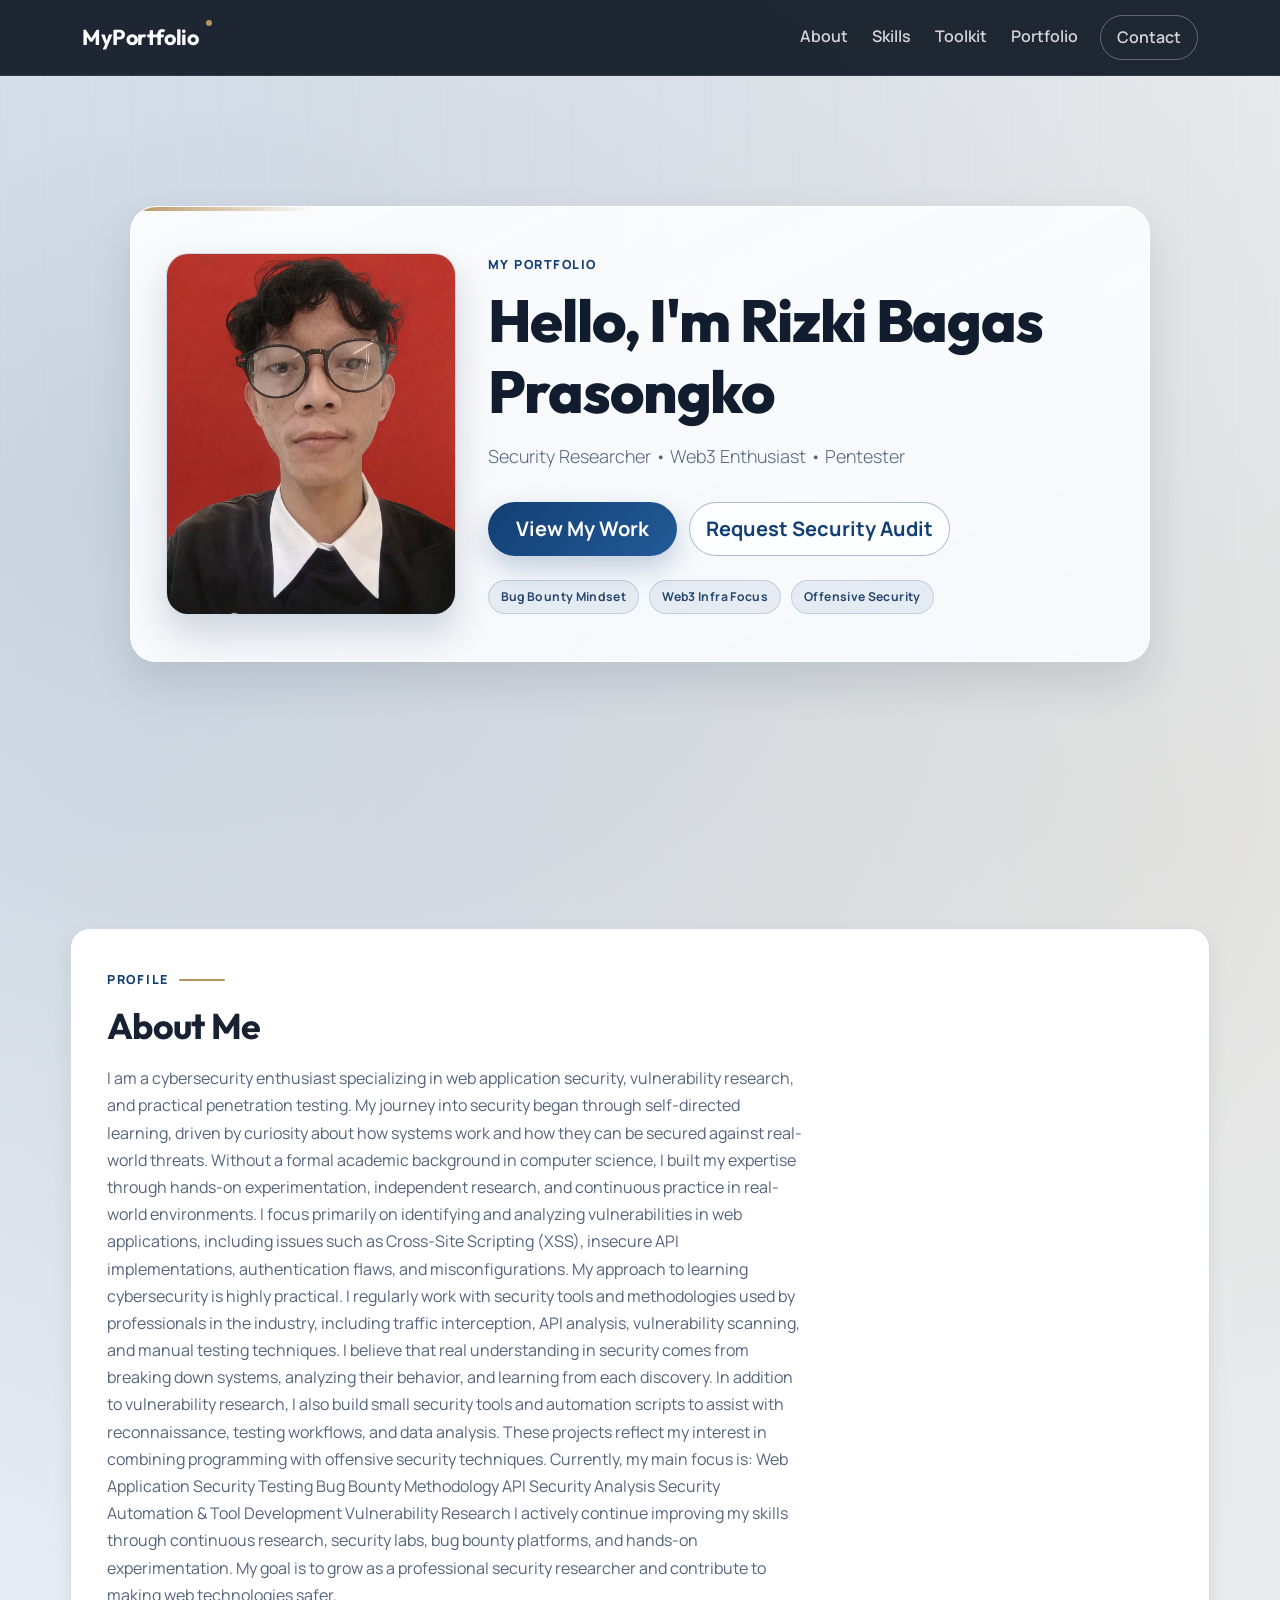
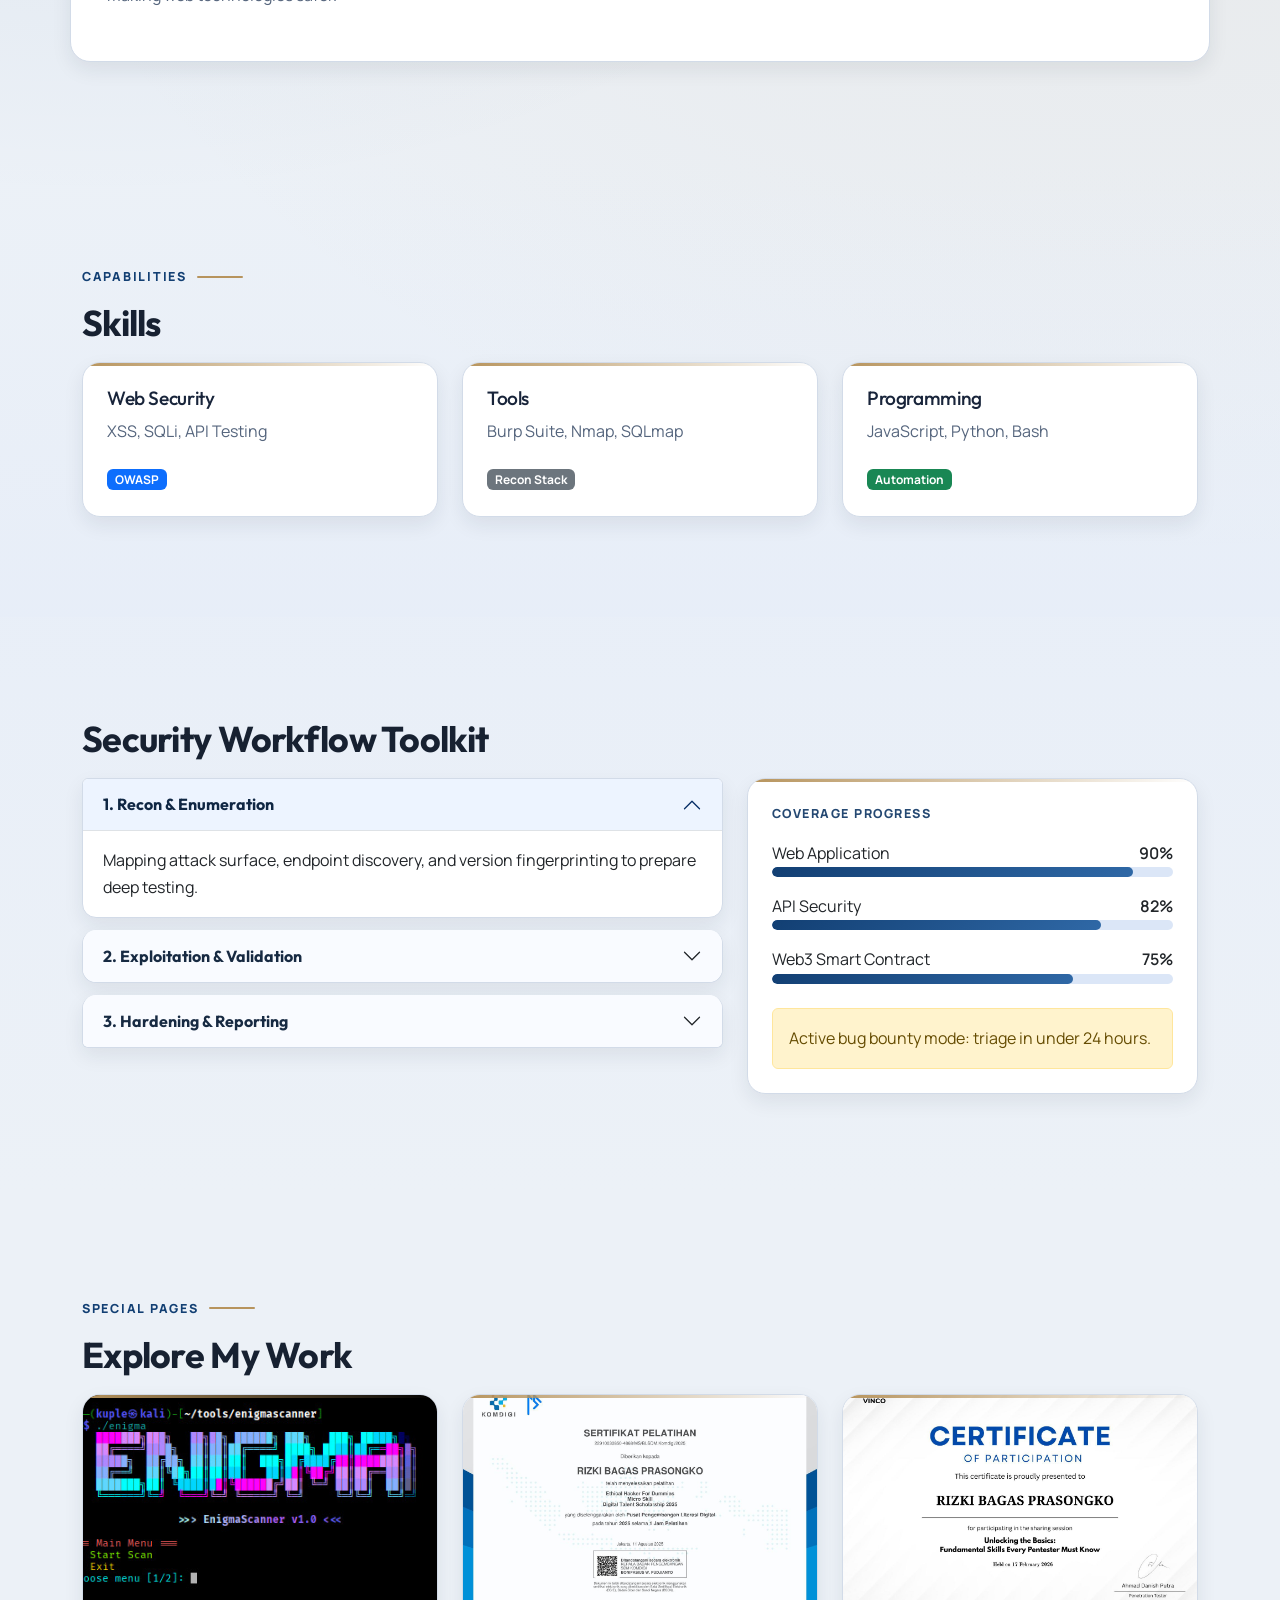
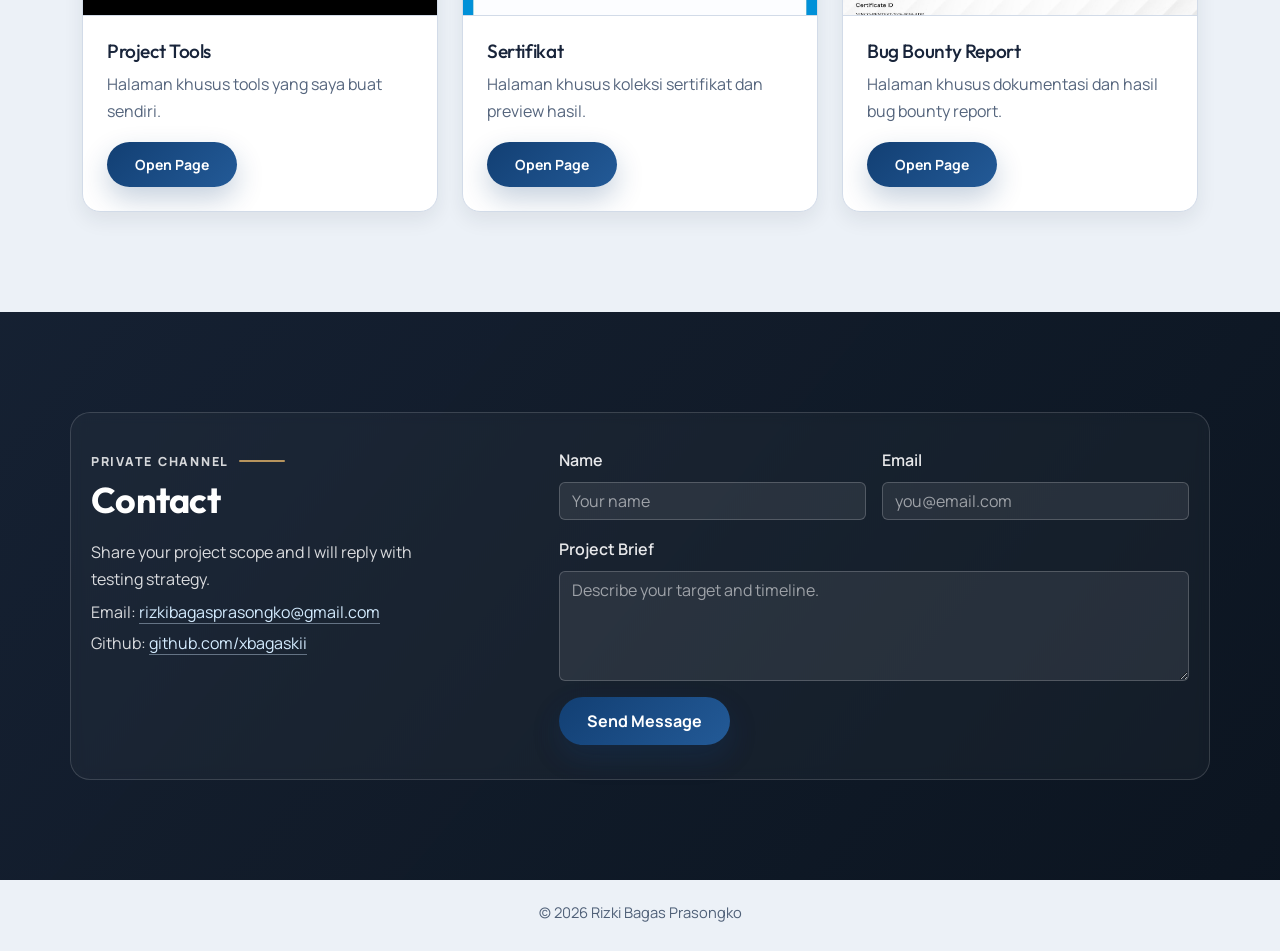
<file: index.html>
<!DOCTYPE html>
<html lang="en">
  <head>
    <meta charset="UTF-8" />
    <meta name="viewport" content="width=device-width, initial-scale=1.0" />
    <title>My Portfolio</title>

    <link rel="preconnect" href="https://fonts.googleapis.com" />
    <link rel="preconnect" href="https://fonts.gstatic.com" crossorigin />
    <link
      href="https://fonts.googleapis.com/css2?family=Manrope:wght@400;500;600;700;800&family=Outfit:wght@500;600;700;800&display=swap"
      rel="stylesheet"
    />
    <link
      href="https://cdn.jsdelivr.net/npm/bootstrap@5.3.2/dist/css/bootstrap.min.css"
      rel="stylesheet"
    />
    <link rel="stylesheet" href="css/style.css" />
  </head>
  <body>
    <!-- NAVBAR -->
    <nav class="navbar navbar-expand-lg navbar-dark fixed-top">
      <div class="container">
        <a class="navbar-brand" href="#">MyPortfolio</a>

        <button
          class="navbar-toggler"
          type="button"
          data-bs-toggle="collapse"
          data-bs-target="#navmenu"
          aria-controls="navmenu"
          aria-expanded="false"
          aria-label="Toggle navigation"
        >
          <span class="navbar-toggler-icon"></span>
        </button>

        <div class="collapse navbar-collapse" id="navmenu">
          <ul class="navbar-nav ms-auto">
            <li class="nav-item">
              <a class="nav-link" href="#about">About</a>
            </li>
            <li class="nav-item">
              <a class="nav-link" href="#skills">Skills</a>
            </li>
            <li class="nav-item">
              <a class="nav-link" href="#toolkit">Toolkit</a>
            </li>
            <li class="nav-item">
              <a class="nav-link" href="#portfolio">Portfolio</a>
            </li>
            <li class="nav-item">
              <a class="nav-link nav-cta" href="#contact">Contact</a>
            </li>
          </ul>
        </div>
      </div>
    </nav>

    <!-- HERO -->
    <section class="hero">
      <div class="container">
        <div class="row align-items-center g-4 hero-layout">
          <div class="col-lg-4">
            <div class="hero-media">
              <img
                src="assets/imagaes/foto.jpg"
                class="hero-main-photo"
                alt="Portrait of Rizki Bagas Prasongko"
              />
            </div>
          </div>
          <div class="col-lg-8 text-center text-lg-start">
            <p class="hero-kicker">My Portfolio</p>
            <h1 class="display-4">Hello, I'm Rizki Bagas Prasongko</h1>
            <p class="lead">Security Researcher • Web3 Enthusiast • Pentester</p>
            <div class="hero-actions">
              <a href="#portfolio" class="btn btn-primary btn-lg">View My Work</a>
              <button
                type="button"
                class="btn btn-outline-light btn-lg btn-ghost"
                data-bs-toggle="modal"
                data-bs-target="#auditModal"
              >
                Request Security Audit
              </button>
            </div>
            <div class="hero-signals">
              <span>Bug Bounty Mindset</span>
              <span>Web3 Infra Focus</span>
              <span>Offensive Security</span>
            </div>
          </div>
        </div>
      </div>
    </section>

    <!-- ABOUT -->
    <section id="about" class="section about-section">
      <div class="container">
        <p class="section-kicker">Profile</p>
        <h2 class="section-title">About Me</h2>
        <p class="section-text">
         I am a cybersecurity enthusiast specializing in web application security, vulnerability research, and practical penetration testing. My journey into security began through self-directed learning, driven by curiosity about how systems work and how they can be secured against real-world threats.

Without a formal academic background in computer science, I built my expertise through hands-on experimentation, independent research, and continuous practice in real-world environments. I focus primarily on identifying and analyzing vulnerabilities in web applications, including issues such as Cross-Site Scripting (XSS), insecure API implementations, authentication flaws, and misconfigurations.

My approach to learning cybersecurity is highly practical. I regularly work with security tools and methodologies used by professionals in the industry, including traffic interception, API analysis, vulnerability scanning, and manual testing techniques. I believe that real understanding in security comes from breaking down systems, analyzing their behavior, and learning from each discovery.

In addition to vulnerability research, I also build small security tools and automation scripts to assist with reconnaissance, testing workflows, and data analysis. These projects reflect my interest in combining programming with offensive security techniques.

Currently, my main focus is:

Web Application Security Testing

Bug Bounty Methodology

API Security Analysis

Security Automation & Tool Development

Vulnerability Research

I actively continue improving my skills through continuous research, security labs, bug bounty platforms, and hands-on experimentation. My goal is to grow as a professional security researcher and contribute to making web technologies safer.
        </p>
      </div>
    </section>

    <!-- SKILLS -->
    <section id="skills" class="section skills-section">
      <div class="container">
        <p class="section-kicker">Capabilities</p>
        <h2 class="section-title">Skills</h2>
        <div class="row g-4">
          <div class="col-md-4">
            <div class="card skill-card h-100">
              <div class="card-body">
                <h5>Web Security</h5>
                <p>XSS, SQLi, API Testing</p>
                <span
                  class="badge text-bg-primary"
                  data-bs-toggle="tooltip"
                  data-bs-title="OWASP Top 10 oriented testing workflow"
                  >OWASP</span
                >
              </div>
            </div>
          </div>

          <div class="col-md-4">
            <div class="card skill-card h-100">
              <div class="card-body">
                <h5>Tools</h5>
                <p>Burp Suite, Nmap, SQLmap</p>
                <span
                  class="badge text-bg-secondary"
                  data-bs-toggle="tooltip"
                  data-bs-title="Automated recon + manual verification"
                  >Recon Stack</span
                >
              </div>
            </div>
          </div>

          <div class="col-md-4">
            <div class="card skill-card h-100">
              <div class="card-body">
                <h5>Programming</h5>
                <p>JavaScript, Python, Bash</p>
                <span
                  class="badge text-bg-success"
                  data-bs-toggle="tooltip"
                  data-bs-title="Scripting for pentest and report automation"
                  >Automation</span
                >
              </div>
            </div>
          </div>
        </div>
      </div>
    </section>

    <!-- TOOLKIT -->
    <section id="toolkit" class="section toolkit-section">
      <div class="container">
        <h2 class="section-title">Security Workflow Toolkit</h2>
        <div class="row g-4 align-items-start">
          <div class="col-lg-7">
            <div class="accordion" id="securityAccordion">
              <div class="accordion-item">
                <h2 class="accordion-header">
                  <button
                    class="accordion-button"
                    type="button"
                    data-bs-toggle="collapse"
                    data-bs-target="#phaseOne"
                    aria-expanded="true"
                    aria-controls="phaseOne"
                  >
                    1. Recon & Enumeration
                  </button>
                </h2>
                <div
                  id="phaseOne"
                  class="accordion-collapse collapse show"
                  data-bs-parent="#securityAccordion"
                >
                  <div class="accordion-body">
                    Mapping attack surface, endpoint discovery, and version
                    fingerprinting to prepare deep testing.
                  </div>
                </div>
              </div>

              <div class="accordion-item">
                <h2 class="accordion-header">
                  <button
                    class="accordion-button collapsed"
                    type="button"
                    data-bs-toggle="collapse"
                    data-bs-target="#phaseTwo"
                    aria-expanded="false"
                    aria-controls="phaseTwo"
                  >
                    2. Exploitation & Validation
                  </button>
                </h2>
                <div
                  id="phaseTwo"
                  class="accordion-collapse collapse"
                  data-bs-parent="#securityAccordion"
                >
                  <div class="accordion-body">
                    Manual and assisted exploit testing to confirm impact,
                    avoid false positives, and identify business risk.
                  </div>
                </div>
              </div>

              <div class="accordion-item">
                <h2 class="accordion-header">
                  <button
                    class="accordion-button collapsed"
                    type="button"
                    data-bs-toggle="collapse"
                    data-bs-target="#phaseThree"
                    aria-expanded="false"
                    aria-controls="phaseThree"
                  >
                    3. Hardening & Reporting
                  </button>
                </h2>
                <div
                  id="phaseThree"
                  class="accordion-collapse collapse"
                  data-bs-parent="#securityAccordion"
                >
                  <div class="accordion-body">
                    Delivering clear remediation steps, prioritization by
                    severity, and secure architecture recommendations.
                  </div>
                </div>
              </div>
            </div>
          </div>

          <div class="col-lg-5">
            <div class="card skill-card h-100 toolkit-card">
              <div class="card-body">
                <p class="toolkit-label">Coverage Progress</p>
                <div class="mb-3">
                  <div class="d-flex justify-content-between">
                    <span>Web Application</span>
                    <span class="fw-semibold">90%</span>
                  </div>
                  <div class="progress" role="progressbar" aria-label="Web Application">
                    <div class="progress-bar" style="width: 90%"></div>
                  </div>
                </div>
                <div class="mb-3">
                  <div class="d-flex justify-content-between">
                    <span>API Security</span>
                    <span class="fw-semibold">82%</span>
                  </div>
                  <div class="progress" role="progressbar" aria-label="API Security">
                    <div class="progress-bar" style="width: 82%"></div>
                  </div>
                </div>
                <div>
                  <div class="d-flex justify-content-between">
                    <span>Web3 Smart Contract</span>
                    <span class="fw-semibold">75%</span>
                  </div>
                  <div class="progress" role="progressbar" aria-label="Web3 Smart Contract">
                    <div class="progress-bar" style="width: 75%"></div>
                  </div>
                </div>
                <div class="alert alert-warning mt-4 mb-0" role="alert">
                  Active bug bounty mode: triage in under 24 hours.
                </div>
              </div>
            </div>
          </div>
        </div>
      </div>
    </section>

    <!-- PORTFOLIO -->
    <section id="portfolio" class="section portfolio-section">
      <div class="container">
        <p class="section-kicker">Special Pages</p>
        <h2 class="section-title">Explore My Work</h2>
        <div class="row g-4">
          <div class="col-md-4">
            <div class="card portfolio-card h-100">
              <a class="portfolio-link" href="project-tools.html">
                <img
                  src="assets/images/project-tools.jpg"
                  class="card-img-top"
                  alt="Project tools page"
                />
              </a>
              <div class="card-body">
                <h5>Project Tools</h5>
                <p>Halaman khusus tools yang saya buat sendiri.</p>
                <a href="project-tools.html" class="btn btn-sm btn-primary"
                  >Open Page</a
                >
              </div>
            </div>
          </div>

          <div class="col-md-4">
            <div class="card portfolio-card h-100">
              <a class="portfolio-link" href="sertifikat.html">
                <img
                  src="assets/images/photo_2026-03-15_06-09-19.jpg"
                  class="card-img-top"
                  alt="Sertifikat page"
                />
              </a>
              <div class="card-body">
                <h5>Sertifikat</h5>
                <p>Halaman khusus koleksi sertifikat dan preview hasil.</p>
                <a href="sertifikat.html" class="btn btn-sm btn-primary"
                  >Open Page</a
                >
              </div>
            </div>
          </div>

          <div class="col-md-4">
            <div class="card portfolio-card h-100">
              <a class="portfolio-link" href="bug-bounty-report.html">
                <img
                  src="assets/images/photo_2026-03-15_06-09-01.jpg"
                  class="card-img-top"
                  alt="Bug bounty report page"
                />
              </a>
              <div class="card-body">
                <h5>Bug Bounty Report</h5>
                <p>Halaman khusus dokumentasi dan hasil bug bounty report.</p>
                <a href="bug-bounty-report.html" class="btn btn-sm btn-primary"
                  >Open Page</a
                >
              </div>
            </div>
          </div>
        </div>
      </div>
    </section>

    <!-- CONTACT -->
    <section id="contact" class="section contact-section text-white">
      <div class="container">
        <div class="row g-4 align-items-start">
          <div class="col-lg-5">
            <p class="section-kicker">Private Channel</p>
            <h2 class="section-title text-white">Contact</h2>
            <p class="contact-copy">
              Share your project scope and I will reply with testing strategy.
            </p>
            <p class="contact-meta mb-1">
              Email:
              <a
                class="contact-link"
                href="mailto:rizkibagasprasongko@gmail.com"
              >
                rizkibagasprasongko@gmail.com
              </a>
            </p>
            <p class="contact-meta">
              Github:
              <a
                class="contact-link"
                href="https://github.com/xbagaskii"
                target="_blank"
                rel="noopener noreferrer"
              >
                github.com/xbagaskii
              </a>
            </p>
          </div>
          <div class="col-lg-7">
            <form id="contactForm" class="needs-validation" novalidate>
              <div class="row g-3">
                <div class="col-md-6">
                  <label for="nameInput" class="form-label">Name</label>
                  <input
                    type="text"
                    class="form-control"
                    id="nameInput"
                    name="name"
                    placeholder="Your name"
                    required
                  />
                  <div class="invalid-feedback">Please enter your name.</div>
                </div>
                <div class="col-md-6">
                  <label for="emailInput" class="form-label">Email</label>
                  <input
                    type="email"
                    class="form-control"
                    id="emailInput"
                    name="email"
                    placeholder="you@email.com"
                    required
                  />
                  <div class="invalid-feedback">Please enter a valid email.</div>
                </div>
                <div class="col-12">
                  <label for="messageInput" class="form-label">Project Brief</label>
                  <textarea
                    class="form-control"
                    id="messageInput"
                    name="message"
                    rows="4"
                    placeholder="Describe your target and timeline."
                    required
                  ></textarea>
                  <div class="invalid-feedback">
                    Please provide short project details.
                  </div>
                </div>
                <div class="col-12 d-flex justify-content-between align-items-center flex-wrap gap-2">
                  <button id="contactSubmitButton" type="submit" class="btn btn-primary">
                    Send Message
                  </button>
                  <span id="contactFeedback" class="alert py-2 px-3 mb-0 d-none" role="status">
                    Message queued successfully.
                  </span>
                </div>
              </div>
            </form>
          </div>
        </div>
      </div>
    </section>

    <footer class="footer-note text-center">
      &copy; <span id="year"></span> Rizki Bagas Prasongko
    </footer>

    <div
      class="modal fade"
      id="auditModal"
      tabindex="-1"
      aria-labelledby="auditModalLabel"
      aria-hidden="true"
    >
      <div class="modal-dialog modal-dialog-centered">
        <div class="modal-content">
          <div class="modal-header">
            <h5 class="modal-title" id="auditModalLabel">Security Audit Scope</h5>
            <button
              type="button"
              class="btn-close"
              data-bs-dismiss="modal"
              aria-label="Close"
            ></button>
          </div>
          <div class="modal-body">
            <p class="mb-3">
              Pick an engagement model to start collaboration quickly:
            </p>
            <ul class="list-group">
              <li class="list-group-item">Web Application Pentest</li>
              <li class="list-group-item">API Security Assessment</li>
              <li class="list-group-item">Web3 Infrastructure Review</li>
            </ul>
          </div>
          <div class="modal-footer">
            <a
              href="mailto:rizkibagasprasongko@gmail.com?subject=Security%20Audit%20Inquiry"
              class="btn btn-primary"
              >Continue to Contact</a
            >
          </div>
        </div>
      </div>
    </div>

    <script src="https://cdn.jsdelivr.net/npm/bootstrap@5.3.2/dist/js/bootstrap.bundle.min.js"></script>
    <script src="js/script.js"></script>
  </body>
</html>
</file>
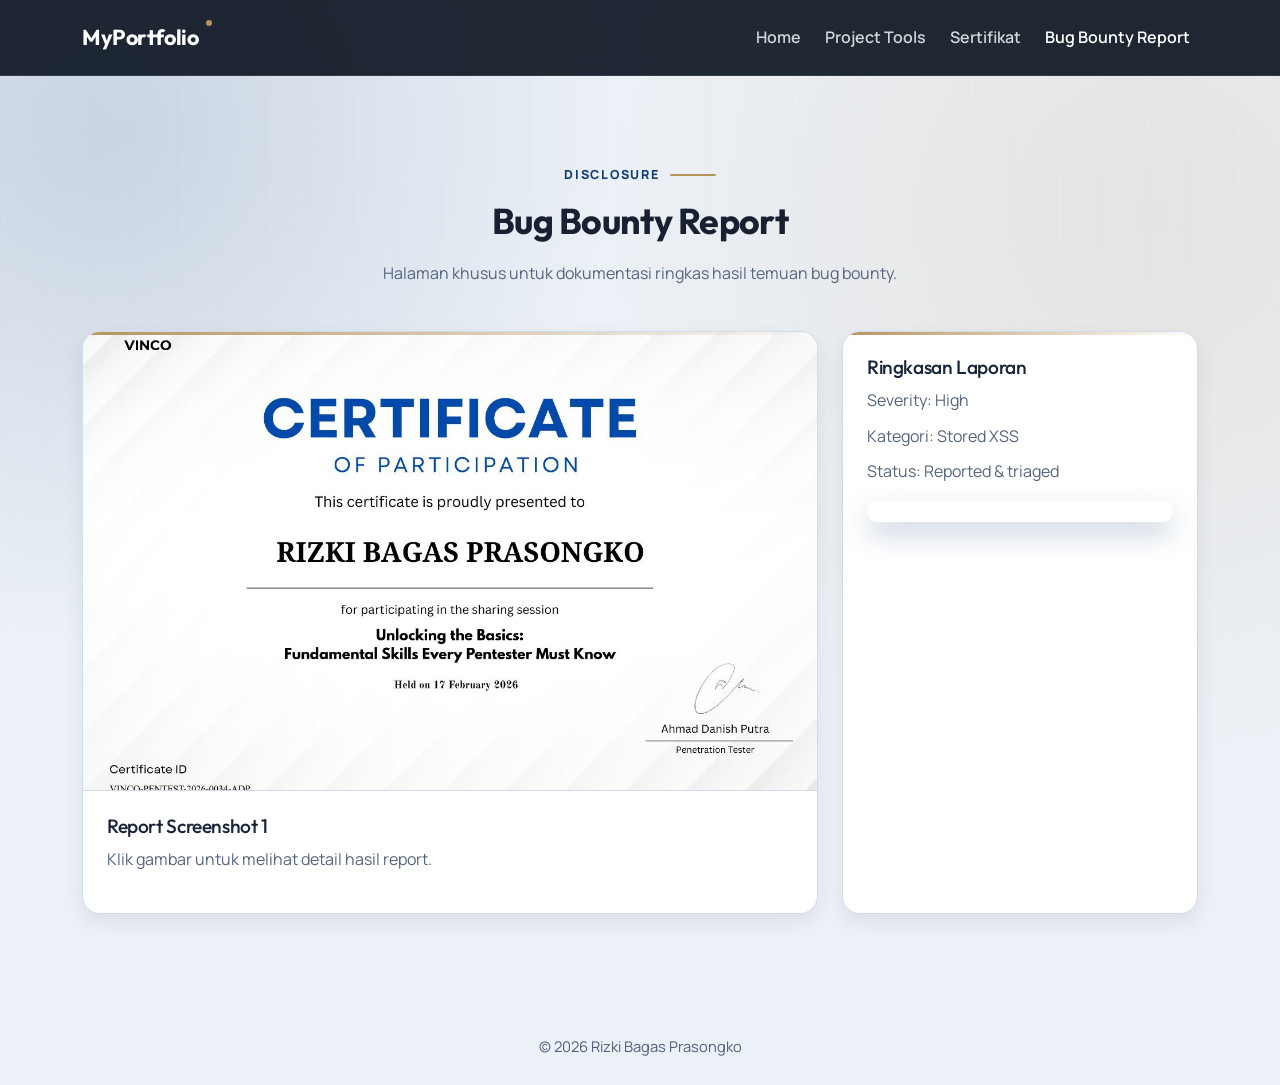
<file: bug-bounty-report.html>
<!DOCTYPE html>
<html lang="en">
  <head>
    <meta charset="UTF-8" />
    <meta name="viewport" content="width=device-width, initial-scale=1.0" />
    <title>Bug Bounty Report | Rizki Bagas Prasongko</title>

    <link rel="preconnect" href="https://fonts.googleapis.com" />
    <link rel="preconnect" href="https://fonts.gstatic.com" crossorigin />
    <link
      href="https://fonts.googleapis.com/css2?family=Manrope:wght@400;500;600;700;800&family=Outfit:wght@500;600;700;800&display=swap"
      rel="stylesheet"
    />
    <link
      href="https://cdn.jsdelivr.net/npm/bootstrap@5.3.2/dist/css/bootstrap.min.css"
      rel="stylesheet"
    />
    <link rel="stylesheet" href="css/style.css" />
  </head>
  <body>
    <nav class="navbar navbar-expand-lg navbar-dark fixed-top">
      <div class="container">
        <a class="navbar-brand" href="index.html">MyPortfolio</a>
        <button
          class="navbar-toggler"
          type="button"
          data-bs-toggle="collapse"
          data-bs-target="#navmenu"
          aria-controls="navmenu"
          aria-expanded="false"
          aria-label="Toggle navigation"
        >
          <span class="navbar-toggler-icon"></span>
        </button>
        <div class="collapse navbar-collapse" id="navmenu">
          <ul class="navbar-nav ms-auto">
            <li class="nav-item">
              <a class="nav-link" href="index.html">Home</a>
            </li>
            <li class="nav-item">
              <a class="nav-link" href="project-tools.html">Project Tools</a>
            </li>
            <li class="nav-item">
              <a class="nav-link" href="sertifikat.html">Sertifikat</a>
            </li>
            <li class="nav-item">
              <a class="nav-link active" href="bug-bounty-report.html"
                >Bug Bounty Report</a
              >
            </li>
          </ul>
        </div>
      </div>
    </nav>

    <section class="section subpage-hero">
      <div class="container text-center">
        <p class="section-kicker">Disclosure</p>
        <h1 class="section-title">Bug Bounty Report</h1>
        <p class="subpage-lead">
          Halaman khusus untuk dokumentasi ringkas hasil temuan bug bounty.
        </p>
      </div>
    </section>

    <section class="section subpage-content pt-0">
      <div class="container">
        <div class="row g-4">
          <div class="col-lg-8">
            <div class="card portfolio-card h-100">
              <button
                type="button"
                class="preview-link"
                data-bs-toggle="modal"
                data-bs-target="#previewModal"
                data-preview-src="assets/images/photo_2026-03-15_06-09-01.jpg"
                data-preview-title="Bug Bounty Report - Screenshot 1"
              >
                <img
                  src="assets/images/photo_2026-03-15_06-09-01.jpg"
                  class="card-img-top"
                  alt="Bug bounty report screenshot 1"
                />
              </button>
              <div class="card-body">
                <h5>Report Screenshot 1</h5>
                <p>Klik gambar untuk melihat detail hasil report.</p>
              </div>
            </div>
          </div>

          <div class="col-lg-4">
            <div class="card skill-card h-100">
              <div class="card-body">
                <h5>Ringkasan Laporan</h5>
                <p class="mb-2">Severity: High</p>
                <p class="mb-2">Kategori: Stored XSS</p>
                <p class="mb-3">Status: Reported & triaged</p>
                <button
                  type="button"
                  class="btn btn-primary btn-sm preview-link"
                  data-bs-toggle="modal"
                  data-bs-target="#previewModal"
                  data-preview-src="assets/images/photo_2026-03-15_06-09-19.jpg"
                  data-preview-title="Bug Bounty Report - Screenshot 2"
                >
                  View Screenshot 2
                </button>
              </div>
            </div>
          </div>
        </div>
      </div>
    </section>

    <footer class="footer-note text-center">
      &copy; <span id="year"></span> Rizki Bagas Prasongko
    </footer>

    <div
      class="modal fade"
      id="previewModal"
      tabindex="-1"
      aria-labelledby="previewModalTitle"
      aria-hidden="true"
    >
      <div class="modal-dialog modal-lg modal-dialog-centered">
        <div class="modal-content">
          <div class="modal-header">
            <h5 class="modal-title" id="previewModalTitle">Preview</h5>
            <button
              type="button"
              class="btn-close"
              data-bs-dismiss="modal"
              aria-label="Close"
            ></button>
          </div>
          <div class="modal-body">
            <img
              id="previewModalImage"
              src="assets/images/photo_2026-03-15_06-09-01.jpg"
              alt="Preview image"
              class="img-fluid preview-modal-image"
            />
          </div>
        </div>
      </div>
    </div>

    <script src="https://cdn.jsdelivr.net/npm/bootstrap@5.3.2/dist/js/bootstrap.bundle.min.js"></script>
    <script src="js/script.js"></script>
  </body>
</html>
</file>
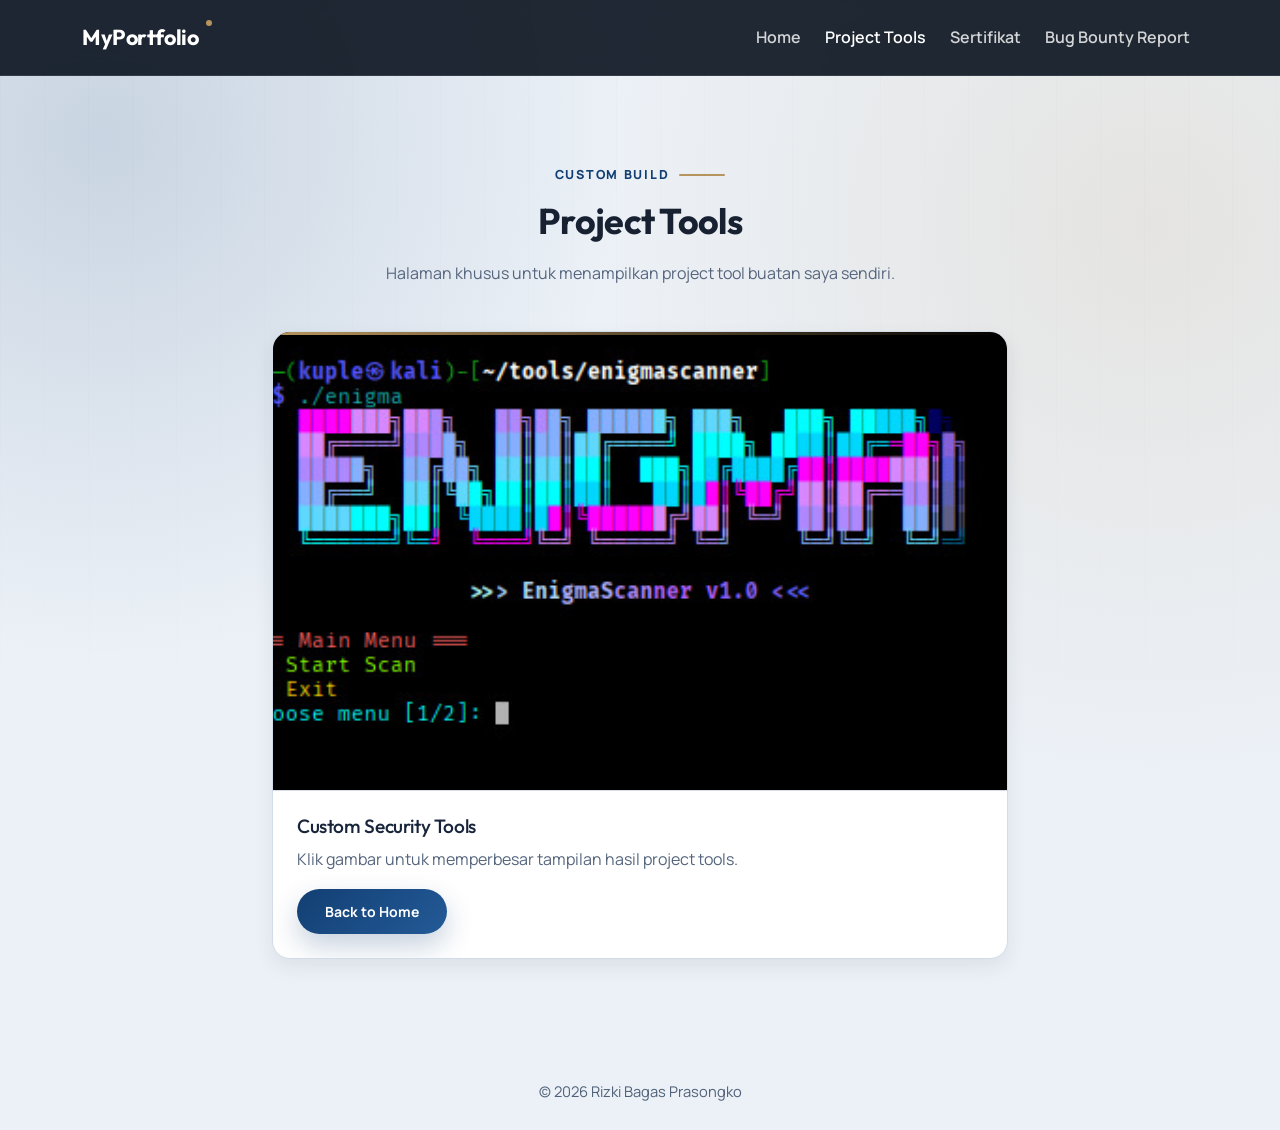
<file: project-tools.html>
<!DOCTYPE html>
<html lang="en">
  <head>
    <meta charset="UTF-8" />
    <meta name="viewport" content="width=device-width, initial-scale=1.0" />
    <title>Project Tools | Rizki Bagas Prasongko</title>

    <link rel="preconnect" href="https://fonts.googleapis.com" />
    <link rel="preconnect" href="https://fonts.gstatic.com" crossorigin />
    <link
      href="https://fonts.googleapis.com/css2?family=Manrope:wght@400;500;600;700;800&family=Outfit:wght@500;600;700;800&display=swap"
      rel="stylesheet"
    />
    <link
      href="https://cdn.jsdelivr.net/npm/bootstrap@5.3.2/dist/css/bootstrap.min.css"
      rel="stylesheet"
    />
    <link rel="stylesheet" href="css/style.css" />
  </head>
  <body>
    <nav class="navbar navbar-expand-lg navbar-dark fixed-top">
      <div class="container">
        <a class="navbar-brand" href="index.html">MyPortfolio</a>
        <button
          class="navbar-toggler"
          type="button"
          data-bs-toggle="collapse"
          data-bs-target="#navmenu"
          aria-controls="navmenu"
          aria-expanded="false"
          aria-label="Toggle navigation"
        >
          <span class="navbar-toggler-icon"></span>
        </button>
        <div class="collapse navbar-collapse" id="navmenu">
          <ul class="navbar-nav ms-auto">
            <li class="nav-item">
              <a class="nav-link" href="index.html">Home</a>
            </li>
            <li class="nav-item">
              <a class="nav-link active" href="project-tools.html"
                >Project Tools</a
              >
            </li>
            <li class="nav-item">
              <a class="nav-link" href="sertifikat.html">Sertifikat</a>
            </li>
            <li class="nav-item">
              <a class="nav-link" href="bug-bounty-report.html"
                >Bug Bounty Report</a
              >
            </li>
          </ul>
        </div>
      </div>
    </nav>

    <section class="section subpage-hero">
      <div class="container text-center">
        <p class="section-kicker">Custom Build</p>
        <h1 class="section-title">Project Tools</h1>
        <p class="subpage-lead">
          Halaman khusus untuk menampilkan project tool buatan saya sendiri.
        </p>
      </div>
    </section>

    <section class="section subpage-content pt-0">
      <div class="container">
        <div class="row justify-content-center">
          <div class="col-lg-8">
            <div class="card portfolio-card">
              <button
                type="button"
                class="preview-link"
                data-bs-toggle="modal"
                data-bs-target="#previewModal"
                data-preview-src="assets/images/project-tools.jpg"
                data-preview-title="Project Tools - Custom Workflow"
              >
                <img
                  src="assets/images/project-tools.jpg"
                  alt="Project tools preview"
                  class="card-img-top"
                />
              </button>
              <div class="card-body">
                <h5>Custom Security Tools</h5>
                <p>
                  Klik gambar untuk memperbesar tampilan hasil project tools.
                </p>
                <a href="index.html#portfolio" class="btn btn-primary btn-sm"
                  >Back to Home</a
                >
              </div>
            </div>
          </div>
        </div>
      </div>
    </section>

    <footer class="footer-note text-center">
      &copy; <span id="year"></span> Rizki Bagas Prasongko
    </footer>

    <div
      class="modal fade"
      id="previewModal"
      tabindex="-1"
      aria-labelledby="previewModalTitle"
      aria-hidden="true"
    >
      <div class="modal-dialog modal-lg modal-dialog-centered">
        <div class="modal-content">
          <div class="modal-header">
            <h5 class="modal-title" id="previewModalTitle">Preview</h5>
            <button
              type="button"
              class="btn-close"
              data-bs-dismiss="modal"
              aria-label="Close"
            ></button>
          </div>
          <div class="modal-body">
            <img
              id="previewModalImage"
              src="assets/images/project-tools.jpg"
              alt="Preview image"
              class="img-fluid preview-modal-image"
            />
          </div>
        </div>
      </div>
    </div>

    <script src="https://cdn.jsdelivr.net/npm/bootstrap@5.3.2/dist/js/bootstrap.bundle.min.js"></script>
    <script src="js/script.js"></script>
  </body>
</html>
</file>
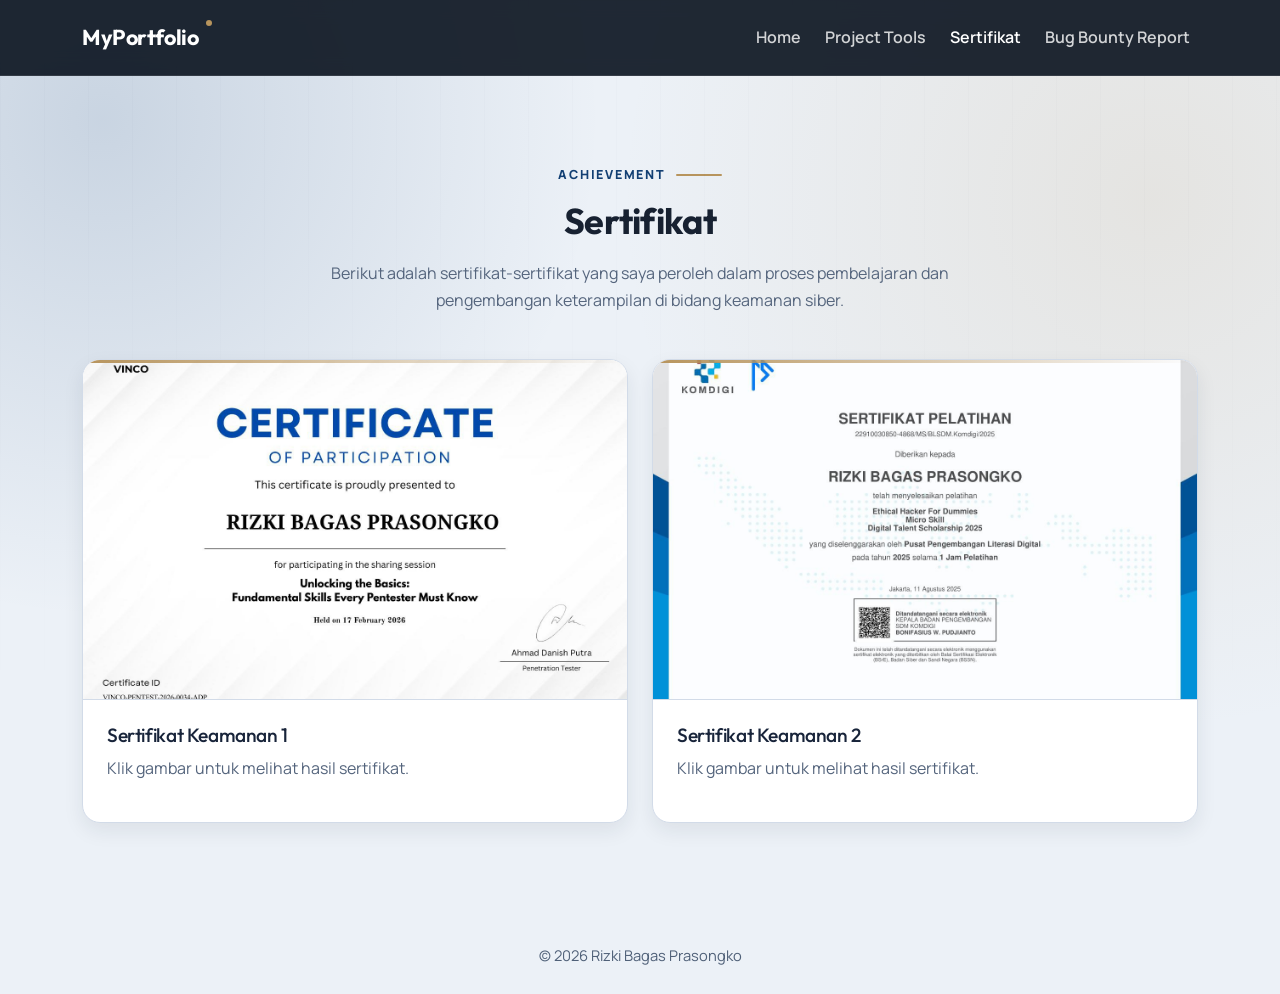
<file: sertifikat.html>
<!DOCTYPE html>
<html lang="en">
  <head>
    <meta charset="UTF-8" />
    <meta name="viewport" content="width=device-width, initial-scale=1.0" />
    <title>Sertifikat | Rizki Bagas Prasongko</title>

    <link rel="preconnect" href="https://fonts.googleapis.com" />
    <link rel="preconnect" href="https://fonts.gstatic.com" crossorigin />
    <link
      href="https://fonts.googleapis.com/css2?family=Manrope:wght@400;500;600;700;800&family=Outfit:wght@500;600;700;800&display=swap"
      rel="stylesheet"
    />
    <link
      href="https://cdn.jsdelivr.net/npm/bootstrap@5.3.2/dist/css/bootstrap.min.css"
      rel="stylesheet"
    />
    <link rel="stylesheet" href="css/style.css" />
  </head>
  <body>
    <nav class="navbar navbar-expand-lg navbar-dark fixed-top">
      <div class="container">
        <a class="navbar-brand" href="index.html">MyPortfolio</a>
        <button
          class="navbar-toggler"
          type="button"
          data-bs-toggle="collapse"
          data-bs-target="#navmenu"
          aria-controls="navmenu"
          aria-expanded="false"
          aria-label="Toggle navigation"
        >
          <span class="navbar-toggler-icon"></span>
        </button>
        <div class="collapse navbar-collapse" id="navmenu">
          <ul class="navbar-nav ms-auto">
            <li class="nav-item">
              <a class="nav-link" href="index.html">Home</a>
            </li>
            <li class="nav-item">
              <a class="nav-link" href="project-tools.html">Project Tools</a>
            </li>
            <li class="nav-item">
              <a class="nav-link active" href="sertifikat.html">Sertifikat</a>
            </li>
            <li class="nav-item">
              <a class="nav-link" href="bug-bounty-report.html"
                >Bug Bounty Report</a
              >
            </li>
          </ul>
        </div>
      </div>
    </nav>

    <section class="section subpage-hero">
      <div class="container text-center">
        <p class="section-kicker">Achievement</p>
        <h1 class="section-title">Sertifikat</h1>
        <p class="subpage-lead">
          Berikut adalah sertifikat-sertifikat yang saya peroleh dalam proses pembelajaran dan pengembangan keterampilan di bidang keamanan siber.
        </p>
      </div>
    </section>

    <section class="section subpage-content pt-0">
      <div class="container">
        <div class="row g-4">
          <div class="col-md-6">
            <div class="card portfolio-card h-100">
              <button
                type="button"
                class="preview-link"
                data-bs-toggle="modal"
                data-bs-target="#previewModal"
                data-preview-src="assets/images/photo_2026-03-15_06-09-01.jpg"
                data-preview-title="Sertifikat Keamanan 1"
              >
                <img
                  src="assets/images/photo_2026-03-15_06-09-01.jpg"
                  class="card-img-top"
                  alt="Sertifikat keamanan 1"
                />
              </button>
              <div class="card-body">
                <h5>Sertifikat Keamanan 1</h5>
                <p>Klik gambar untuk melihat hasil sertifikat.</p>
              </div>
            </div>
          </div>

          <div class="col-md-6">
            <div class="card portfolio-card h-100">
              <button
                type="button"
                class="preview-link"
                data-bs-toggle="modal"
                data-bs-target="#previewModal"
                data-preview-src="assets/images/photo_2026-03-15_06-09-19.jpg"
                data-preview-title="Sertifikat Keamanan 2"
              >
                <img
                  src="assets/images/photo_2026-03-15_06-09-19.jpg"
                  class="card-img-top"
                  alt="Sertifikat keamanan 2"
                />
              </button>
              <div class="card-body">
                <h5>Sertifikat Keamanan 2</h5>
                <p>Klik gambar untuk melihat hasil sertifikat.</p>
              </div>
            </div>
          </div>
        </div>
      </div>
    </section>

    <footer class="footer-note text-center">
      &copy; <span id="year"></span> Rizki Bagas Prasongko
    </footer>

    <div
      class="modal fade"
      id="previewModal"
      tabindex="-1"
      aria-labelledby="previewModalTitle"
      aria-hidden="true"
    >
      <div class="modal-dialog modal-lg modal-dialog-centered">
        <div class="modal-content">
          <div class="modal-header">
            <h5 class="modal-title" id="previewModalTitle">Preview</h5>
            <button
              type="button"
              class="btn-close"
              data-bs-dismiss="modal"
              aria-label="Close"
            ></button>
          </div>
          <div class="modal-body">
            <img
              id="previewModalImage"
              src="assets/images/photo_2026-03-15_06-09-01.jpg"
              alt="Preview image"
              class="img-fluid preview-modal-image"
            />
          </div>
        </div>
      </div>
    </div>

    <script src="https://cdn.jsdelivr.net/npm/bootstrap@5.3.2/dist/js/bootstrap.bundle.min.js"></script>
    <script src="js/script.js"></script>
  </body>
</html>
</file>
<file: css/style.css>
:root {
  --bg: #ecf1f7;
  --surface: #ffffff;
  --surface-2: #f8fbff;
  --text: #172131;
  --muted: #55657d;
  --line: #d2dbe8;
  --primary: #123f73;
  --primary-dark: #0d2f57;
  --accent: #b7945d;
  --nav-bg: rgba(9, 18, 30, 0.9);
  --shadow-sm: 0 8px 20px rgba(20, 35, 57, 0.08);
  --shadow-lg: 0 20px 44px rgba(20, 35, 57, 0.12);
}

*,
*::before,
*::after {
  box-sizing: border-box;
}

html {
  scroll-behavior: smooth;
}

body {
  margin: 0;
  font-family: "Manrope", sans-serif;
  color: var(--text);
  line-height: 1.7;
  background:
    radial-gradient(circle at 8% 12%, rgba(18, 63, 115, 0.16), transparent 34%),
    radial-gradient(circle at 90% 20%, rgba(183, 148, 93, 0.14), transparent 38%),
    var(--bg);
}

h1,
h2,
h5,
.navbar-brand {
  font-family: "Outfit", sans-serif;
  letter-spacing: -0.02em;
}

p {
  color: var(--muted);
}

body::before {
  content: "";
  position: fixed;
  inset: 0;
  pointer-events: none;
  background-image: linear-gradient(
    to right,
    rgba(23, 33, 49, 0.03) 1px,
    transparent 1px
  );
  background-size: 44px 100%;
  mask-image: linear-gradient(to bottom, rgba(0, 0, 0, 0.45), transparent 86%);
}

.section {
  padding: 100px 0;
}

.subpage-hero {
  padding-top: 160px;
  padding-bottom: 44px;
}

.subpage-lead {
  max-width: 720px;
  margin: 0 auto;
}

.section-title {
  margin-bottom: 18px;
  font-size: clamp(1.8rem, 2.8vw, 2.4rem);
  font-weight: 700;
}

.section-text {
  max-width: 700px;
}

.section-kicker {
  display: inline-flex;
  align-items: center;
  margin-bottom: 14px;
  font-size: 0.78rem;
  font-weight: 800;
  text-transform: uppercase;
  letter-spacing: 0.14em;
  color: var(--primary);
}

.section-kicker::after {
  content: "";
  width: 46px;
  height: 2px;
  border-radius: 999px;
  background: var(--accent);
  margin-left: 10px;
}

.navbar {
  background: var(--nav-bg);
  backdrop-filter: blur(10px);
  border-bottom: 1px solid rgba(255, 255, 255, 0.1);
  padding: 14px 0;
}

.navbar-brand {
  font-weight: 700;
  font-size: 1.35rem;
  position: relative;
}

.navbar-brand::after {
  content: "";
  position: absolute;
  right: -14px;
  top: 6px;
  width: 6px;
  height: 6px;
  border-radius: 50%;
  background: var(--accent);
}

.navbar-nav .nav-link {
  color: rgba(255, 255, 255, 0.8);
  font-weight: 600;
  margin-left: 8px;
}

.navbar-nav .nav-link:hover,
.navbar-nav .nav-link:focus {
  color: #ffffff;
}

.navbar-nav .nav-link.nav-cta {
  border: 1px solid rgba(255, 255, 255, 0.3);
  border-radius: 999px;
  padding: 8px 16px;
  margin-left: 14px;
}

.hero {
  min-height: 92vh;
  display: flex;
  align-items: center;
  padding: 130px 0 90px;
}

.hero .container {
  max-width: 1020px;
  padding: 46px 28px;
  border: 1px solid rgba(255, 255, 255, 0.6);
  border-radius: 26px;
  background:
    linear-gradient(155deg, rgba(255, 255, 255, 0.88), rgba(248, 251, 255, 0.92));
  box-shadow: var(--shadow-lg);
  position: relative;
  overflow: hidden;
}

.hero .container::before {
  content: "";
  position: absolute;
  inset: 0 auto auto 0;
  width: 180px;
  height: 4px;
  background: linear-gradient(90deg, var(--accent), transparent);
}

.hero-kicker {
  margin-bottom: 10px;
  color: var(--primary);
  text-transform: uppercase;
  letter-spacing: 0.12em;
  font-size: 0.78rem;
  font-weight: 800;
}

.hero-media {
  display: flex;
  justify-content: center;
}

.hero-main-photo {
  width: min(100%, 290px);
  aspect-ratio: 4 / 5;
  object-fit: cover;
  object-position: center top;
  border-radius: 22px;
  border: 1px solid rgba(18, 63, 115, 0.18);
  box-shadow: 0 18px 36px rgba(17, 40, 72, 0.18);
}

.hero .display-4 {
  font-size: clamp(2.2rem, 5vw, 3.7rem);
  font-weight: 800;
  margin-bottom: 14px;
  color: #111c2e;
}

.hero .lead {
  font-size: 1.12rem;
  margin-bottom: 30px;
}

.btn-primary {
  border: none;
  border-radius: 999px;
  padding: 12px 28px;
  font-weight: 700;
  background: linear-gradient(135deg, var(--primary), #235a97);
  box-shadow: 0 12px 28px rgba(18, 63, 115, 0.24);
}

.btn-primary:hover,
.btn-primary:focus {
  background: linear-gradient(135deg, var(--primary-dark), #163f73);
}

.hero-actions {
  display: flex;
  justify-content: flex-start;
  gap: 12px;
  flex-wrap: wrap;
}

.btn-ghost {
  border-radius: 999px;
  border-color: rgba(18, 63, 115, 0.35);
  color: var(--primary);
  background: rgba(255, 255, 255, 0.75);
  font-weight: 700;
}

.btn-ghost:hover,
.btn-ghost:focus {
  color: #ffffff;
  border-color: transparent;
  background: linear-gradient(135deg, var(--primary-dark), #163f73);
}

.hero-signals {
  margin-top: 24px;
  display: flex;
  justify-content: flex-start;
  gap: 10px;
  flex-wrap: wrap;
}

.hero-signals span {
  background: rgba(18, 63, 115, 0.08);
  color: #26476f;
  border: 1px solid rgba(18, 63, 115, 0.16);
  border-radius: 999px;
  padding: 6px 12px;
  font-size: 0.76rem;
  font-weight: 700;
  letter-spacing: 0.03em;
}

.about-section .container {
  background: var(--surface);
  border: 1px solid var(--line);
  border-radius: 20px;
  padding: 36px;
  box-shadow: var(--shadow-sm);
}

.skills-section {
  background:
    linear-gradient(180deg, rgba(255, 255, 255, 0), rgba(227, 235, 249, 0.52));
}

.skill-card,
.portfolio-card {
  border: 1px solid var(--line);
  border-radius: 18px;
  overflow: hidden;
  background: var(--surface);
  box-shadow: var(--shadow-sm);
  transition: transform 0.2s ease, box-shadow 0.2s ease, border-color 0.2s ease;
  position: relative;
}

.skill-card::before,
.portfolio-card::before {
  content: "";
  position: absolute;
  top: 0;
  left: 0;
  right: 0;
  height: 3px;
  background: linear-gradient(90deg, var(--accent), transparent);
}

.skill-card:hover,
.portfolio-card:hover {
  transform: translateY(-6px);
  border-color: #b7c7e5;
  box-shadow: var(--shadow-lg);
}

.skill-card .card-body,
.portfolio-card .card-body {
  padding: 24px;
}

.skill-card h5,
.portfolio-card h5 {
  margin-bottom: 8px;
  font-size: 1.2rem;
  color: #18243a;
}

.skill-card .badge {
  margin-top: 8px;
}

.toolkit-section {
  background: linear-gradient(180deg, rgba(227, 235, 249, 0.38), rgba(255, 255, 255, 0));
}

.accordion-item {
  border: 1px solid var(--line);
  border-radius: 14px;
  overflow: hidden;
  box-shadow: var(--shadow-sm);
}

.accordion-item + .accordion-item {
  margin-top: 12px;
}

.accordion-button {
  font-weight: 700;
  color: #172a42;
  background: #f9fbff;
}

.accordion-button:not(.collapsed) {
  color: #102744;
  background: #edf4ff;
}

.accordion-button:focus {
  box-shadow: 0 0 0 0.2rem rgba(18, 63, 115, 0.12);
}

.toolkit-card .toolkit-label {
  font-size: 0.78rem;
  letter-spacing: 0.12em;
  text-transform: uppercase;
  font-weight: 800;
  color: #244872;
  margin-bottom: 16px;
}

.toolkit-card .progress {
  height: 10px;
  border-radius: 999px;
  background: #dbe6f7;
}

.toolkit-card .progress-bar {
  border-radius: 999px;
  background: linear-gradient(135deg, var(--primary), #2f68a6);
}

.portfolio-card .card-img-top {
  aspect-ratio: 16 / 10;
  object-fit: cover;
  border-bottom: 1px solid var(--line);
}

.portfolio-link {
  display: block;
}

.preview-link {
  display: block;
  width: 100%;
  border: 0;
  padding: 0;
  background: transparent;
  cursor: pointer;
  text-align: left;
}

.preview-link .card-img-top {
  transition: transform 0.24s ease;
}

.preview-link:hover .card-img-top,
.preview-link:focus-visible .card-img-top {
  transform: scale(1.02);
}

.preview-modal-image {
  width: 100%;
  max-height: 72vh;
  object-fit: contain;
  border-radius: 10px;
}

.contact-section {
  background:
    linear-gradient(130deg, rgba(21, 33, 50, 0.96), rgba(12, 20, 32, 0.98)),
    #101c2b;
}

.contact-section .container {
  border: 1px solid rgba(255, 255, 255, 0.15);
  border-radius: 20px;
  padding: 34px 20px;
  background: rgba(255, 255, 255, 0.03);
  backdrop-filter: blur(6px);
}

.contact-section p {
  color: rgba(255, 255, 255, 0.84);
  margin-bottom: 6px;
}

.contact-section .section-kicker {
  color: rgba(255, 255, 255, 0.82);
}

.contact-copy {
  color: rgba(255, 255, 255, 0.82);
  max-width: 360px;
}

.contact-meta {
  color: rgba(255, 255, 255, 0.8);
}

.contact-link {
  color: #d4ecff;
  text-decoration: none;
  border-bottom: 1px solid rgba(212, 236, 255, 0.4);
  transition: color 0.2s ease, border-color 0.2s ease;
}

.contact-link:hover,
.contact-link:focus-visible {
  color: #ffffff;
  border-bottom-color: rgba(255, 255, 255, 0.9);
}

.contact-section .form-label {
  color: rgba(255, 255, 255, 0.9);
  font-weight: 600;
}

.contact-section .form-control {
  border: 1px solid rgba(255, 255, 255, 0.2);
  background: rgba(255, 255, 255, 0.08);
  color: #ffffff;
}

.contact-section .form-control::placeholder {
  color: rgba(255, 255, 255, 0.55);
}

.contact-section .form-control:focus {
  color: #ffffff;
  border-color: rgba(183, 148, 93, 0.72);
  background: rgba(255, 255, 255, 0.12);
  box-shadow: 0 0 0 0.2rem rgba(183, 148, 93, 0.18);
}

.contact-section .invalid-feedback {
  color: #ffd3d3;
}

.contact-section .alert-success {
  border: 1px solid rgba(173, 236, 196, 0.6);
  background: rgba(24, 133, 85, 0.32);
  color: #deffe8;
}

.contact-section .alert-danger {
  border: 1px solid rgba(255, 176, 176, 0.65);
  background: rgba(159, 35, 35, 0.32);
  color: #ffe6e6;
}

.modal-content {
  border: 1px solid var(--line);
  border-radius: 16px;
}

.footer-note {
  padding: 20px 12px 26px;
  color: #4f6078;
  font-size: 0.92rem;
}

@media (max-width: 991.98px) {
  .section {
    padding: 82px 0;
  }

  .subpage-hero {
    padding-top: 132px;
    padding-bottom: 30px;
  }

  .hero {
    min-height: auto;
    padding-top: 120px;
  }

  .hero-actions,
  .hero-signals {
    justify-content: center;
  }

  .navbar-collapse {
    margin-top: 10px;
    background: rgba(10, 17, 27, 0.94);
    border: 1px solid rgba(255, 255, 255, 0.1);
    border-radius: 12px;
    padding: 10px 12px;
  }

  .navbar-nav .nav-link {
    margin-left: 0;
  }

  .navbar-nav .nav-link.nav-cta {
    margin-left: 0;
    margin-top: 8px;
    width: fit-content;
  }

  .contact-copy {
    max-width: 100%;
  }
}

@media (max-width: 575.98px) {
  .hero .container {
    padding: 34px 20px;
  }

  .hero-main-photo {
    width: min(100%, 250px);
  }

  .subpage-hero {
    padding-top: 118px;
  }

  .hero .lead {
    font-size: 1rem;
  }

  .about-section .container {
    padding: 24px;
  }

  .hero-actions .btn {
    width: 100%;
  }
}
</file>
